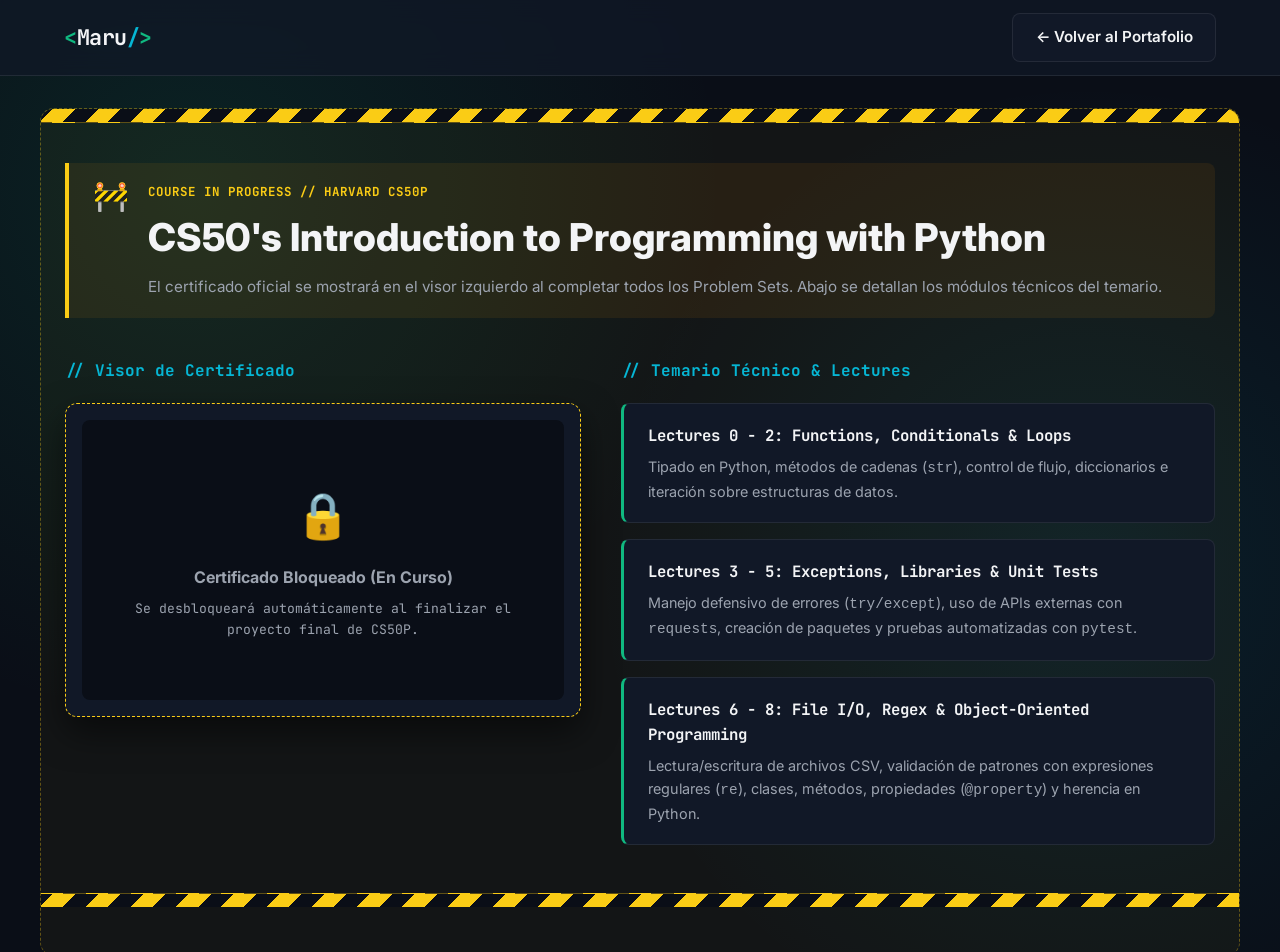
<file: courses/cs50ai.html>
<!DOCTYPE html>
<html lang="es">
<head>
    <meta charset="UTF-8">
    <meta name="viewport" content="width=device-width, initial-scale=1.0">
    <title>CS50P: En Construcción | Joao Daniel De Paiva</title>
    <link rel="preconnect" href="https://fonts.googleapis.com">
    <link rel="preconnect" href="https://fonts.gstatic.com" crossorigin>
    <link href="https://fonts.googleapis.com/css2?family=Inter:wght@400;600;800&family=JetBrains+Mono:wght@400;700&display=swap" rel="stylesheet">
    <link rel="stylesheet" href="../css/index.css">
</head>
<body>

    <header class="site-header">
        <nav class="navbar">
            <a href="../index.html" class="navbar__logo">
                <span class="logo__bracket">&lt;</span>Maru<span class="logo__slash">/</span><span class="logo__bracket">&gt;</span>
            </a>
            <a href="../index.html#proyectos" class="btn btn--secondary">← Volver al Portafolio</a>
        </nav>
    </header>

    <main class="section section--wip" style="margin-top: 2rem;">
        <div class="hazard-tape"></div>

        <div class="wip-banner">
            <span class="wip-banner__icon">🚧</span>
            <div class="wip-banner__content">
                <span class="wip-banner__tag">COURSE IN PROGRESS // HARVARD CS50P</span>
                <h1 class="section__title">CS50's Introduction to Programming with Python</h1>
                <p class="wip-banner__desc">
                    El certificado oficial se mostrará en el visor izquierdo al completar todos los Problem Sets. Abajo se detallan los módulos técnicos del temario.
                </p>
            </div>
        </div>

        <div class="course-grid">
            <div class="cert-showcase">
                <h2 class="course-subtitle">// Visor de Certificado</h2>
                <div class="cert-frame cert-frame--wip">
                    <div class="cert-frame__fallback" style="display: flex;">
                        <span class="cert-fallback__icon">🔒</span>
                        <p><strong>Certificado Bloqueado (En Curso)</strong></p>
                        <p class="cert-fallback__hint">Se desbloqueará automáticamente al finalizar el proyecto final de CS50P.</p>
                    </div>
                </div>
            </div>

            <div class="course-notes">
                <h2 class="course-subtitle">// Temario Técnico & Lectures</h2>
                <div class="lecture-list">
                    <article class="lecture-item">
                        <h3>Lectures 0 - 2: Functions, Conditionals & Loops</h3>
                        <p>Tipado en Python, métodos de cadenas (<code>str</code>), control de flujo, diccionarios e iteración sobre estructuras de datos.</p>
                    </article>
                    <article class="lecture-item">
                        <h3>Lectures 3 - 5: Exceptions, Libraries & Unit Tests</h3>
                        <p>Manejo defensivo de errores (<code>try/except</code>), uso de APIs externas con <code>requests</code>, creación de paquetes y pruebas automatizadas con <code>pytest</code>.</p>
                    </article>
                    <article class="lecture-item">
                        <h3>Lectures 6 - 8: File I/O, Regex & Object-Oriented Programming</h3>
                        <p>Lectura/escritura de archivos CSV, validación de patrones con expresiones regulares (<code>re</code>), clases, métodos, propiedades (<code>@property</code>) y herencia en Python.</p>
                    </article>
                </div>
            </div>
        </div>

        <div class="hazard-tape hazard-tape--bottom"></div>
    </main>

</body>
</html>
</file>
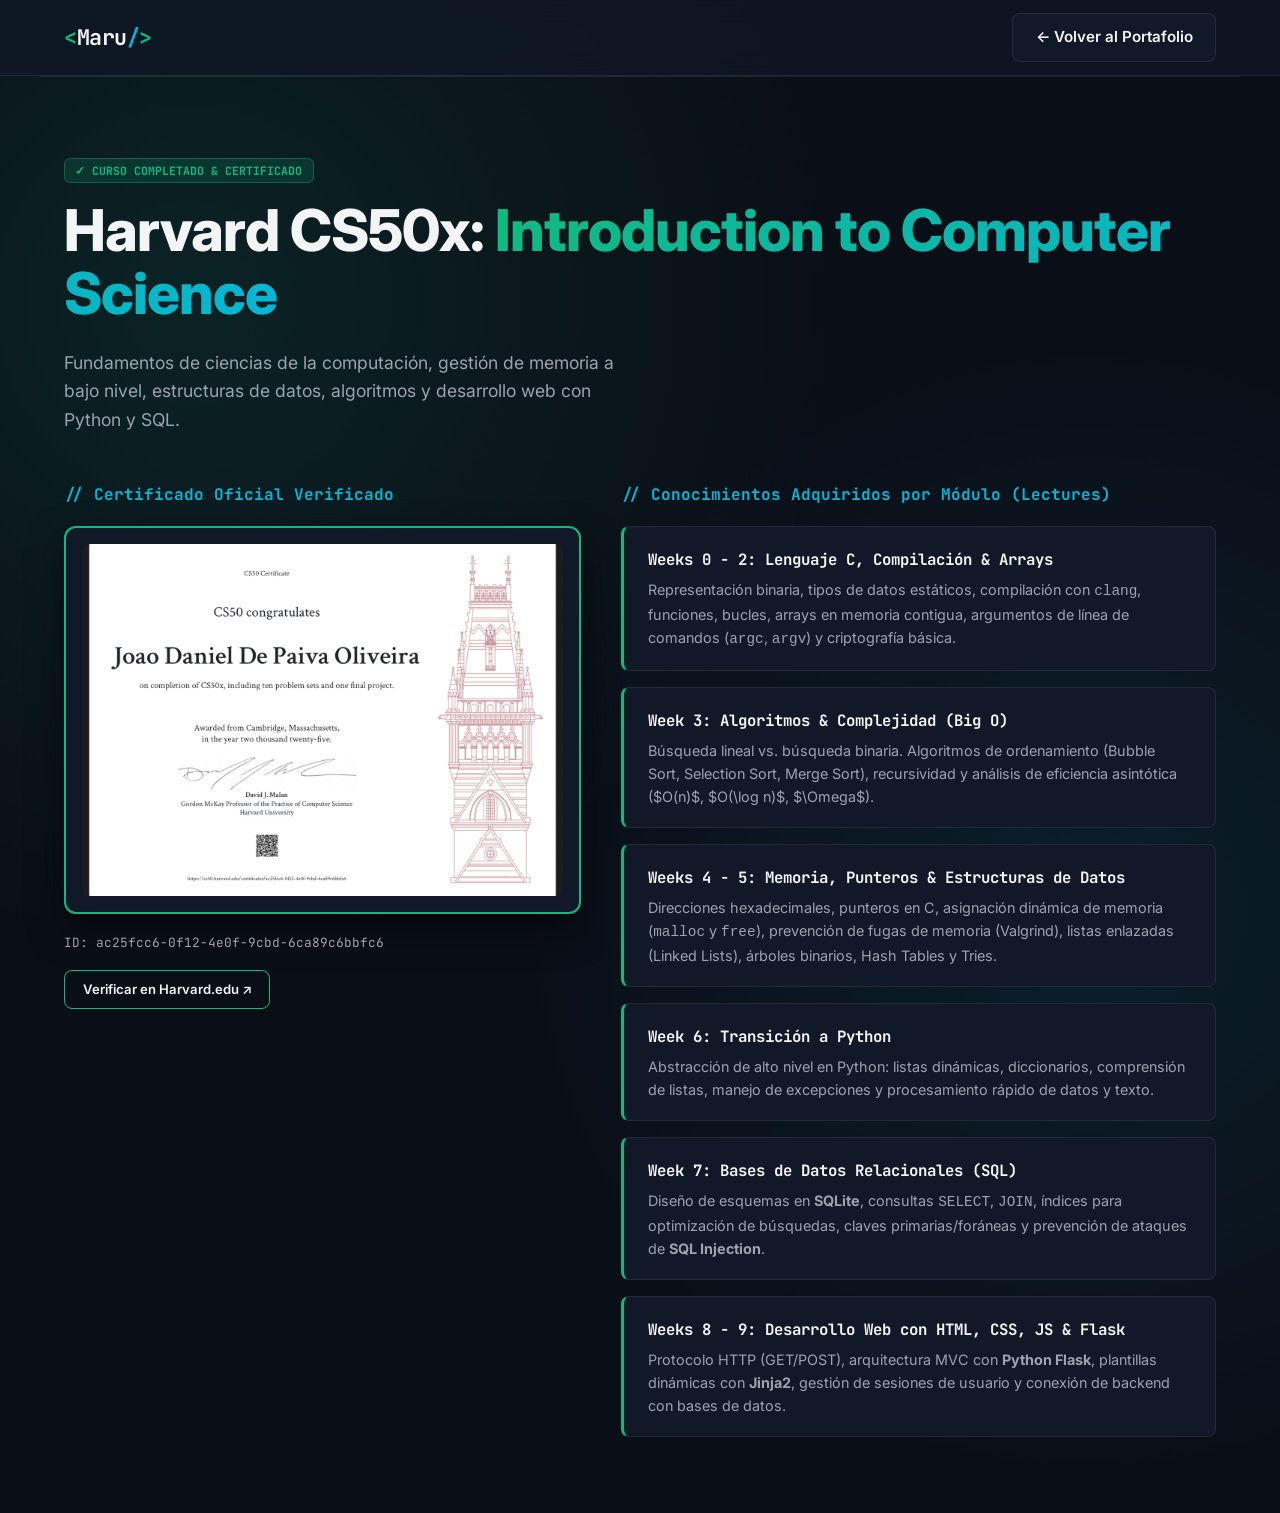
<file: courses/cs50x.html>
<!DOCTYPE html>
<html lang="es">
<head>
    <meta charset="UTF-8">
    <meta name="viewport" content="width=device-width, initial-scale=1.0">
    <title>CS50x: Certificado & Conocimientos | Joao Daniel De Paiva</title>

    <link rel="preconnect" href="https://fonts.googleapis.com">
    <link rel="preconnect" href="https://fonts.gstatic.com" crossorigin>
    <link href="https://fonts.googleapis.com/css2?family=Inter:wght@400;600;800&family=JetBrains+Mono:wght@400;700&display=swap" rel="stylesheet">

    <!-- Subimos un nivel (../) para usar la misma hoja de estilos global -->
    <link rel="stylesheet" href="../css/index.css">
</head>
<body>

    <!-- NAVBAR SIMPLIFICADA DE RETORNO -->
    <header class="site-header">
        <nav class="navbar">
            <a href="../index.html" class="navbar__logo">
                <span class="logo__bracket">&lt;</span>Maru<span class="logo__slash">/</span><span class="logo__bracket">&gt;</span>
            </a>
            <a href="../index.html#proyectos" class="btn btn--secondary">
                ← Volver al Portafolio
            </a>
        </nav>
    </header>

    <main class="section">
        <!-- CABECERA DEL CURSO -->
        <div class="course-header">
            <span class="cert-card__status cert-card__status--done">✓ Curso Completado & Certificado</span>
            <h1 class="hero__title" style="margin-top: 1rem;">
                Harvard CS50x: <span class="text-gradient">Introduction to Computer Science</span>
            </h1>
            <p class="hero__subtitle">
                Fundamentos de ciencias de la computación, gestión de memoria a bajo nivel, estructuras de datos, algoritmos y desarrollo web con Python y SQL.
            </p>
        </div>

        <!-- LAYOUT DE 2 COLUMNAS: CERTIFICADO + DESGLOSE DE LECTURES -->
        <div class="course-grid">

            <!-- COLUMNA IZQUIERDA: VISOR DEL CERTIFICADO EN LA PROPIA WEB -->
            <!-- COLUMNA IZQUIERDA: VISOR DEL CERTIFICADO EN LA PROPIA WEB -->
            <div class="cert-showcase">
                <h2 class="course-subtitle">// Certificado Oficial Verificado</h2>
                
                <div class="cert-frame">
                    <!-- Apunta exactamente a tu archivo CS50X.jpg dentro de assets/img/ -->
                    <img 
                        src="../assets/img/CS50X.jpeg" 
                        alt="Certificado Harvard CS50x de Joao Daniel De Paiva Oliveira" 
                        class="cert-frame__img"
                    >
                </div>

                <!-- Metadatos de verificación oficial extraídos de tu certificado -->
                <div style="margin-top: 1.2rem; display: flex; justify-content: space-between; align-items: center; flex-wrap: wrap; gap: 1rem;">
                    <span style="font-family: var(--font-mono); font-size: 0.8rem; color: var(--text-secondary);">
                        ID: ac25fcc6-0f12-4e0f-9cbd-6ca89c6bbfc6
                    </span>
                    <a 
                        href="https://cs50.harvard.edu/certificates/ac25fcc6-0f12-4e0f-9cbd-6ca89c6bbfc6" 
                        target="_blank" 
                        rel="noopener noreferrer" 
                        class="btn btn--outline"
                        style="font-size: 0.82rem;"
                    >
                        Verificar en Harvard.edu ↗
                    </a>
                </div>
            </div>

            <!-- COLUMNA DERECHA: QUÉ APRENDÍ EN CADA LECTURE (CHULETA TÉCNICA PARA RECLUTADORES) -->
            <div class="course-notes">
                <h2 class="course-subtitle">// Conocimientos Adquiridos por Módulo (Lectures)</h2>

                <div class="lecture-list">
                    <article class="lecture-item">
                        <h3>Weeks 0 - 2: Lenguaje C, Compilación & Arrays</h3>
                        <p>Representación binaria, tipos de datos estáticos, compilación con <code>clang</code>, funciones, bucles, arrays en memoria contigua, argumentos de línea de comandos (<code>argc</code>, <code>argv</code>) y criptografía básica.</p>
                    </article>

                    <article class="lecture-item">
                        <h3>Week 3: Algoritmos & Complejidad (Big O)</h3>
                        <p>Búsqueda lineal vs. búsqueda binaria. Algoritmos de ordenamiento (Bubble Sort, Selection Sort, Merge Sort), recursividad y análisis de eficiencia asintótica ($O(n)$, $O(\log n)$, $\Omega$).</p>
                    </article>

                    <article class="lecture-item">
                        <h3>Weeks 4 - 5: Memoria, Punteros & Estructuras de Datos</h3>
                        <p>Direcciones hexadecimales, punteros en C, asignación dinámica de memoria (<code>malloc</code> y <code>free</code>), prevención de fugas de memoria (Valgrind), listas enlazadas (Linked Lists), árboles binarios, Hash Tables y Tries.</p>
                    </article>

                    <article class="lecture-item">
                        <h3>Week 6: Transición a Python</h3>
                        <p>Abstracción de alto nivel en Python: listas dinámicas, diccionarios, comprensión de listas, manejo de excepciones y procesamiento rápido de datos y texto.</p>
                    </article>

                    <article class="lecture-item">
                        <h3>Week 7: Bases de Datos Relacionales (SQL)</h3>
                        <p>Diseño de esquemas en <strong>SQLite</strong>, consultas <code>SELECT</code>, <code>JOIN</code>, índices para optimización de búsquedas, claves primarias/foráneas y prevención de ataques de <strong>SQL Injection</strong>.</p>
                    </article>

                    <article class="lecture-item">
                        <h3>Weeks 8 - 9: Desarrollo Web con HTML, CSS, JS & Flask</h3>
                        <p>Protocolo HTTP (GET/POST), arquitectura MVC con <strong>Python Flask</strong>, plantillas dinámicas con <strong>Jinja2</strong>, gestión de sesiones de usuario y conexión de backend con bases de datos.</p>
                    </article>
                </div>
            </div>

        </div>
    </main>

</body>
</html>
</file>
<file: css/index.css>
/* 1. VARIABLES GLOBALES */

:root {
    /* Paleta de colores */
    --bg-main: #0a0e17;
    --bg-surface: #111827;
    --bg-glass: rgba(17, 24, 39, 0.75);
    
    --text-primary: #f3f4f6;
    --text-secondary: #9ca3af;
    
    --accent-primary: #10b981;     
    --accent-secondary: #06b6d4;   
    --accent-glow: rgba(16, 185, 129, 0.55);
    
    --status-online: #10b981;      
    --border-subtle: rgba(255, 255, 255, 0.08);

    /* Tipografías */
    --font-sans: 'Inter', -apple-system, BlinkMacSystemFont, sans-serif;
    --font-mono: 'JetBrains Mono', monospace;

    /* Layout y Animación */
    --max-width: 1200px;
    --nav-height: 76px;
    --transition-fast: 0.25s cubic-bezier(0.4, 0, 0.2, 1);
}

/* 2. CSS RESET & BASE */

*, *::before, *::after {
    box-sizing: border-box;
    margin: 0;
    padding: 0;
}

html {
    scroll-behavior: smooth;
}

body {
    background-color: var(--bg-main);
    /* Luces ambientales de fondo para romper el minimalismo plano */
    background-image: 
        radial-gradient(circle at 15% 20%, rgba(16, 185, 129, 0.12) 0%, transparent 40%),
        radial-gradient(circle at 85% 60%, rgba(6, 182, 212, 0.10) 0%, transparent 40%);
    color: var(--text-primary);
    font-family: var(--font-sans);
    line-height: 1.6;
    min-height: 100vh;
    overflow-x: hidden;
}

ul {
    list-style: none;
}

a {
    text-decoration: none;
    color: inherit;
}

/* 3. NAVBAR */

.site-header {
    position: sticky;
    top: 0;
    z-index: 100;
    height: var(--nav-height);
    background-color: var(--bg-glass);
    backdrop-filter: blur(12px);
    -webkit-backdrop-filter: blur(12px);
    border-bottom: 1px solid var(--border-subtle);
}

.navbar {
    max-width: var(--max-width);
    height: 100%;
    margin: 0 auto;
    padding: 0 1.5rem;
    display: flex;
    justify-content: space-between;
    align-items: center;
}

.navbar__logo {
    font-family: var(--font-mono);
    font-size: 1.35rem;
    font-weight: 700;
    letter-spacing: -0.5px;
    transition: transform var(--transition-fast);
}

.navbar__logo:hover {
    transform: scale(1.05);
}

.logo__bracket {
    color: var(--accent-primary);
}

.logo__slash {
    color: var(--accent-secondary);
}

.navbar__links {
    display: flex;
    gap: 2rem;
}

.nav-link {
    font-size: 0.95rem;
    font-weight: 600;
    color: var(--text-secondary);
    position: relative;
    padding: 0.4rem 0;
    transition: color var(--transition-fast);
}

.nav-link:hover {
    color: var(--text-primary);
}

/* Hover */
.nav-link::after {
    content: '';
    position: absolute;
    bottom: 0;
    left: 0;
    width: 0%;
    height: 2px;
    background: linear-gradient(90deg, var(--accent-primary), var(--accent-secondary));
    transition: width var(--transition-fast);
}

.nav-link:hover::after {
    width: 100%;
}

/* 4. BOTONES INTERACTIVOS */

.btn {
    display: inline-flex;
    align-items: center;
    justify-content: center;
    padding: 0.7rem 1.4rem;
    font-family: var(--font-sans);
    font-size: 0.95rem;
    font-weight: 600;
    border-radius: 8px;
    cursor: pointer;
    transition: all var(--transition-fast);
    border: 1px solid transparent;
}

.btn--primary {
    background: linear-gradient(135deg, var(--accent-primary), #4f46e5);
    color: #ffffff;
    box-shadow: 0 4px 15px var(--accent-glow);
}

.btn--primary:hover {
    transform: translateY(-2px);
    box-shadow: 0 8px 25px var(--accent-glow);
}

.btn--secondary {
    background-color: var(--bg-surface);
    color: var(--text-primary);
    border-color: var(--border-subtle);
}

.btn--secondary:hover {
    border-color: var(--accent-secondary);
    transform: translateY(-2px);
}

.btn--outline {
    background-color: transparent;
    color: var(--text-primary);
    border-color: var(--accent-primary);
    padding: 0.5rem 1.1rem;
}

.btn--outline:hover {
    background-color: var(--accent-primary);
    box-shadow: 0 0 15px var(--accent-glow);
}

/* 5. HERO SECTION */

.hero {
    max-width: var(--max-width);
    min-height: calc(100vh - var(--nav-height));
    margin: 0 auto;
    padding: 4rem 1.5rem;
    display: grid;
    grid-template-columns: 1.15fr 0.85fr;
    gap: 3.5rem;
    align-items: center;
}

.hero__badge {
    display: inline-flex;
    align-items: center;
    gap: 0.6rem;
    padding: 0.4rem 1rem;
    background-color: rgba(16, 185, 129, 0.1);
    border: 1px solid rgba(16, 185, 129, 0.3);
    border-radius: 999px;
    color: var(--status-online);
    font-family: var(--font-mono);
    font-size: 0.82rem;
    margin-bottom: 1.5rem;
}

.status-dot {
    width: 8px;
    height: 8px;
    background-color: var(--status-online);
    border-radius: 50%;
    box-shadow: 0 0 8px var(--status-online);
    animation: pulse 2s infinite;
}

@keyframes pulse {
    0%, 100% { opacity: 1; transform: scale(1); }
    50% { opacity: 0.4; transform: scale(1.2); }
}

.hero__title {
    font-size: clamp(2.4rem, 4.5vw, 3.8rem);
    font-weight: 800;
    line-height: 1.1;
    letter-spacing: -1px;
    margin-bottom: 1.5rem;
}

.text-gradient {
    background: linear-gradient(90deg, var(--accent-primary), var(--accent-secondary));
    -webkit-background-clip: text;
    background-clip: text;
    color: transparent;
}

.hero__subtitle {
    font-size: 1.1rem;
    color: var(--text-secondary);
    max-width: 560px;
    margin-bottom: 2.2rem;
}

.hero__subtitle strong {
    color: var(--text-primary);
}

.hero__cta-group {
    display: flex;
    gap: 1rem;
    flex-wrap: wrap;
}

/* 6. TARJETA VISUAL DE CÓDIGO ESTILO PYTHON */

.code-card {
    background-color: var(--bg-surface);
    border: 1px solid var(--border-subtle);
    border-radius: 12px;
    overflow: hidden;
    box-shadow: 0 20px 40px rgba(0, 0, 0, 0.5);
    transition: transform var(--transition-fast), border-color var(--transition-fast);
}

.code-card:hover {
    transform: translateY(-5px);
    border-color: rgba(99, 102, 241, 0.4);
    box-shadow: 0 20px 50px var(--accent-glow);
}

.code-card__header {
    background-color: rgba(0, 0, 0, 0.3);
    padding: 0.8rem 1.2rem;
    display: flex;
    align-items: center;
    gap: 0.5rem;
    border-bottom: 1px solid var(--border-subtle);
}

.dot {
    width: 12px;
    height: 12px;
    border-radius: 50%;
}

.dot--red { background-color: #ef4444; }
.dot--yellow { background-color: #f59e0b; }
.dot--green { background-color: #10b981; }

.code-card__filename {
    margin-left: auto;
    font-family: var(--font-mono);
    font-size: 0.8rem;
    color: var(--text-secondary);
}

.code-card__body {
    padding: 1.5rem;
    font-family: var(--font-mono);
    font-size: 0.88rem;
    line-height: 1.7;
    color: #e2e8f0;
    overflow-x: auto;
}

/* 7. RESPONSIVE DESIGN */

@media (max-width: 900px) {
    .hero {
        grid-template-columns: 1fr;
        text-align: center;
        padding-top: 2.5rem;
    }

    .hero__subtitle {
        margin-left: auto;
        margin-right: auto;
    }

    .hero__cta-group {
        justify-content: center;
    }

    .code-card__body {
        text-align: left;
    }

    .navbar__links {
        display: none;
    }
}

/* 8. GENERAL SECTIONS & ABOUT ME */
.section {
    max-width: var(--max-width);
    margin: 0 auto;
    padding: 5rem 1.5rem;
    border-top: 1px solid var(--border-subtle);
}

.section__header {
    margin-bottom: 3rem;
}

.section__tag {
    font-family: var(--font-mono);
    font-size: 0.85rem;
    color: var(--accent-secondary);
    display: block;
    margin-bottom: 0.5rem;
}

.section__title {
    font-size: clamp(1.8rem, 3vw, 2.4rem);
    font-weight: 800;
}

.about__grid {
    display: grid;
    grid-template-columns: 1fr 1fr;
    gap: 3rem;
    align-items: start;
}

.about__text p {
    color: var(--text-secondary);
    margin-bottom: 1.2rem;
    font-size: 1.05rem;
}

.about__text strong {
    color: var(--text-primary);
}

.roadmap-card {
    background-color: var(--bg-surface);
    border: 1px solid var(--border-subtle);
    border-radius: 12px;
    padding: 1.8rem;
}

.roadmap-card__title {
    font-family: var(--font-mono);
    font-size: 1rem;
    margin-bottom: 1.2rem;
    color: var(--accent-primary);
}

.timeline {
    display: flex;
    flex-direction: column;
    gap: 1.2rem;
}

.timeline__item {
    padding-left: 1rem;
    border-left: 2px solid var(--border-subtle);
    color: var(--text-secondary);
    font-size: 0.95rem;
}

.timeline__item--active {
    border-left-color: var(--status-online);
    color: var(--text-primary);
}

.timeline__step {
    display: block;
    font-family: var(--font-mono);
    font-size: 0.75rem;
    color: var(--accent-secondary);
    text-transform: uppercase;
}

/* 9. TECH STACK GRID & PROGRESS BARS */
.stack__grid {
    display: grid;
    grid-template-columns: repeat(auto-fit, minmax(240px, 1fr));
    gap: 1.5rem;
}

.skill-card {
    background-color: var(--bg-surface);
    border: 1px solid var(--border-subtle);
    border-radius: 12px;
    padding: 1.5rem;
    transition: transform var(--transition-fast), border-color var(--transition-fast);
}

.skill-card:hover {
    transform: translateY(-4px);
    border-color: var(--accent-primary);
}

.skill-card__top {
    display: flex;
    justify-content: space-between;
    align-items: center;
    margin-bottom: 0.8rem;
}

.skill-card__name {
    font-size: 1.2rem;
    font-family: var(--font-mono);
}

.skill-card__badge {
    font-family: var(--font-mono);
    font-size: 0.75rem;
    padding: 0.25rem 0.6rem;
    border-radius: 999px;
    background-color: rgba(99, 102, 241, 0.15);
    color: var(--accent-primary);
    border: 1px solid rgba(99, 102, 241, 0.3);
}

.skill-card__badge--basic {
    background-color: rgba(6, 182, 212, 0.15);
    color: var(--accent-secondary);
    border-color: rgba(6, 182, 212, 0.3);
}

.skill-card__desc {
    color: var(--text-secondary);
    font-size: 0.9rem;
    margin-bottom: 1.2rem;
}

.progress-bar {
    width: 100%;
    height: 6px;
    background-color: rgba(255, 255, 255, 0.06);
    border-radius: 999px;
    overflow: hidden;
}

.progress-bar__fill {
    height: 100%;
    background: linear-gradient(90deg, var(--accent-primary), var(--accent-secondary));
    border-radius: 999px;
}

/* 10. LAB PLACEHOLDER & FOOTER */
.badge-wip {
    font-family: var(--font-mono);
    font-size: 0.8rem;
    vertical-align: middle;
    padding: 0.2rem 0.6rem;
    background-color: rgba(245, 158, 11, 0.15);
    color: #f59e0b;
    border-radius: 6px;
}

.lab-placeholder {
    background-color: var(--bg-surface);
    border: 1px dashed var(--border-subtle);
    border-radius: 12px;
    padding: 3rem;
    text-align: center;
    color: var(--text-secondary);
    font-family: var(--font-mono);
}

.site-footer {
    border-top: 1px solid var(--border-subtle);
    padding: 2.5rem 1.5rem;
    margin-top: 4rem;
}

.footer__content {
    max-width: var(--max-width);
    margin: 0 auto;
    display: flex;
    justify-content: space-between;
    flex-wrap: wrap;
    gap: 1rem;
    color: var(--text-secondary);
    font-size: 0.9rem;
}

@media (max-width: 900px) {
    .about__grid {
        grid-template-columns: 1fr;
    }
}

/* 11. CODE LAB (TABS & ANALYZER)*/
.lab-tabs {
    display: flex;
    gap: 0.8rem;
    margin-bottom: 1.5rem;
    flex-wrap: wrap;
}

.lab-tab {
    background-color: var(--bg-surface);
    color: var(--text-secondary);
    border: 1px solid var(--border-subtle);
    padding: 0.75rem 1.3rem;
    border-radius: 8px;
    font-family: var(--font-mono);
    font-size: 0.85rem;
    cursor: pointer;
    transition: all var(--transition-fast);
}

.lab-tab:hover {
    color: var(--text-primary);
    border-color: var(--accent-primary);
}

.lab-tab--active {
    background-color: rgba(99, 102, 241, 0.15);
    color: var(--text-primary);
    border-color: var(--accent-primary);
    box-shadow: 0 0 15px var(--accent-glow);
}

.lab-container {
    background-color: var(--bg-surface);
    border: 1px solid var(--border-subtle);
    border-radius: 12px;
    padding: 2rem;
}

.lab-panel {
    display: none;
}

.lab-panel--active {
    display: block;
}

.analyzer__header h3 {
    margin-bottom: 0.3rem;
}

.analyzer__header p {
    color: var(--text-secondary);
    font-size: 0.95rem;
    margin-bottom: 1.2rem;
}

.analyzer__textarea {
    width: 100%;
    background-color: var(--bg-main);
    border: 1px solid var(--border-subtle);
    border-radius: 8px;
    padding: 1rem;
    color: var(--text-primary);
    font-family: var(--font-mono);
    font-size: 0.95rem;
    resize: vertical;
    margin-bottom: 1.2rem;
}

.analyzer__textarea:focus {
    outline: none;
    border-color: var(--accent-primary);
}

.analyzer__stats {
    display: grid;
    grid-template-columns: repeat(auto-fit, minmax(140px, 1fr));
    gap: 1rem;
    margin-bottom: 1.2rem;
}

.stat-box {
    background-color: var(--bg-main);
    border: 1px solid var(--border-subtle);
    border-radius: 8px;
    padding: 1rem;
    text-align: center;
}

.stat-box__label {
    display: block;
    font-family: var(--font-mono);
    font-size: 0.75rem;
    color: var(--text-secondary);
    text-transform: uppercase;
    margin-bottom: 0.3rem;
}

.stat-box__value {
    font-family: var(--font-mono);
    font-size: 1.6rem;
    font-weight: 700;
    color: var(--accent-secondary);
}

.lab-wip-text {
    font-family: var(--font-mono);
    color: var(--text-secondary);
    text-align: center;
    padding: 2rem 0;
}

/* 12. SECTION 04: CONSTRUCTION ZONE / WORK IN PROGRESS */
:root {
    --hazard-yellow: #facc15;      /* Amarillo obra / precaución */
    --hazard-amber: #f59e0b;       /* Ámbar industrial */
    --hazard-bg: rgba(250, 204, 21, 0.04);
    --hazard-border: rgba(250, 204, 21, 0.35);
}

.section--wip {
    background-color: var(--hazard-bg);
    border: 1px dashed var(--hazard-border);
    border-radius: 14px;
    padding: 0 1.5rem 3rem 1.5rem;
    margin-top: 3rem;
    position: relative;
    overflow: hidden;
}

/* Cinta de precaución amarilla y negra (45 grados) */
.hazard-tape {
    height: 14px;
    width: calc(100% + 3rem);
    margin-left: -1.5rem;
    margin-bottom: 2.5rem;
    background: repeating-linear-gradient(
        -45deg,
        var(--hazard-yellow),
        var(--hazard-yellow) 16px,
        #0a0e17 16px,
        #0a0e17 32px
    );
    border-bottom: 1px solid var(--hazard-border);
}

.hazard-tape--bottom {
    margin-top: 3rem;
    margin-bottom: 0;
    border-bottom: none;
    border-top: 1px solid var(--hazard-border);
}

/* Banner de aviso superior */
.wip-banner {
    display: flex;
    align-items: flex-start;
    gap: 1.2rem;
    background-color: rgba(245, 158, 11, 0.08);
    border-left: 4px solid var(--hazard-yellow);
    padding: 1.2rem 1.5rem;
    border-radius: 0 8px 8px 0;
    margin-bottom: 2.5rem;
}

.wip-banner__icon {
    font-size: 1.8rem;
    line-height: 1;
}

.wip-banner__tag {
    font-family: var(--font-mono);
    font-size: 0.78rem;
    font-weight: 700;
    color: var(--hazard-yellow);
    letter-spacing: 1px;
    display: block;
    margin-bottom: 0.3rem;
}

.wip-banner__desc {
    color: var(--text-secondary);
    font-size: 0.95rem;
    margin-top: 0.4rem;
}

/* Tarjetas estilo industrial / WIP */
.certs__grid {
    display: grid;
    grid-template-columns: repeat(3, 1fr);
    gap: 1.5rem;
}

@media (max-width: 900px) {
    .certs__grid {
        grid-template-columns: 1fr;
    }
}

.cert-card--wip {
    background-color: rgba(17, 24, 39, 0.9);
    border: 1px dashed var(--hazard-border);
    border-radius: 12px;
    padding: 1.8rem;
    display: flex;
    flex-direction: column;
    justify-content: space-between;
    transition: transform var(--transition-fast), border-color var(--transition-fast), box-shadow var(--transition-fast);
}

.cert-card--wip:hover {
    transform: translateY(-4px);
    border-style: solid;
    border-color: var(--hazard-yellow);
    box-shadow: 0 10px 25px rgba(250, 204, 21, 0.12);
}

.cert-card__header {
    display: flex;
    justify-content: space-between;
    align-items: center;
    gap: 0.5rem;
    margin-bottom: 1rem;
}

.cert-card__org {
    font-family: var(--font-mono);
    font-size: 0.8rem;
    color: var(--hazard-amber);
}

.cert-card__status--hazard {
    font-family: var(--font-mono);
    font-size: 0.72rem;
    font-weight: 700;
    padding: 0.25rem 0.65rem;
    border-radius: 6px;
    background-color: rgba(250, 204, 21, 0.15);
    color: var(--hazard-yellow);
    border: 1px solid var(--hazard-border);
    text-transform: uppercase;
}

.cert-card__title {
    font-size: 1.2rem;
    margin-bottom: 0.8rem;
    color: var(--text-primary);
}

.cert-card__desc {
    color: var(--text-secondary);
    font-size: 0.92rem;
    margin-bottom: 1.5rem;
}

.cert-card__tags {
    display: flex;
    gap: 0.5rem;
    flex-wrap: wrap;
}

.cert-card__tags li {
    font-family: var(--font-mono);
    font-size: 0.75rem;
    background-color: var(--bg-main);
    color: var(--hazard-yellow);
    padding: 0.25rem 0.6rem;
    border-radius: 6px;
    border: 1px solid rgba(250, 204, 21, 0.2);
}

/* INTERACTIVE CERT CARDS */
.cert-card {
    border-radius: 12px;
    padding: 1.8rem;
    display: flex;
    flex-direction: column;
    justify-content: space-between;
    cursor: pointer;
    transition: transform var(--transition-fast), border-color var(--transition-fast), box-shadow var(--transition-fast);
}

/* Tarjeta Completada (CS50x - Verde Esmeralda) */
.cert-card--done {
    background-color: rgba(16, 185, 129, 0.06);
    border: 1px solid rgba(16, 185, 129, 0.4);
}

.cert-card--done:hover {
    transform: translateY(-5px);
    border-color: var(--status-online);
    box-shadow: 0 12px 30px rgba(16, 185, 129, 0.18);
}

.cert-card--done .cert-card__org {
    color: var(--status-online);
}

.cert-card__status--done {
    font-family: var(--font-mono);
    font-size: 0.72rem;
    font-weight: 700;
    padding: 0.25rem 0.65rem;
    border-radius: 6px;
    background-color: rgba(16, 185, 129, 0.15);
    color: var(--status-online);
    border: 1px solid rgba(16, 185, 129, 0.35);
    text-transform: uppercase;
}

/* 13. PIE DE TARJETA CON ETIQUETAS E INDICADOR DE PESTAÑA NUEVA */
.cert-card__footer {
    display: flex;
    justify-content: space-between;
    align-items: center;
    gap: 0.8rem;
    margin-top: 1.5rem;
    padding-top: 1rem;
    border-top: 1px solid var(--border-subtle);
    flex-wrap: wrap;
}

.cert-card__link-icon {
    font-family: var(--font-mono);
    font-size: 0.78rem;
    font-weight: 700;
    color: var(--text-secondary);
    transition: color var(--transition-fast), transform var(--transition-fast);
}

.cert-card:hover .cert-card__link-icon {
    color: var(--hazard-yellow);
    transform: translate(3px, -3px);
}

.cert-card--done:hover .cert-card__link-icon {
    color: var(--status-online);
}

/* 14. DEDICATED COURSE & CERTIFICATE PAGES */
.course-header {
    margin-bottom: 3rem;
}

.course-grid {
    display: grid;
    grid-template-columns: 1fr 1.15fr;
    gap: 2.5rem;
    align-items: start;
}

.course-subtitle {
    font-family: var(--font-mono);
    font-size: 1rem;
    color: var(--accent-secondary);
    margin-bottom: 1.2rem;
}

.cert-frame {
    background-color: var(--bg-surface);
    border: 2px solid var(--status-online);
    border-radius: 12px;
    padding: 1rem;
    box-shadow: 0 15px 35px rgba(0, 0, 0, 0.5);
}

.cert-frame--wip {
    border: 1px dashed var(--hazard-yellow);
}

.cert-frame__img {
    width: 100%;
    height: auto;
    border-radius: 8px;
    display: block;
}

.cert-frame__fallback {
    display: none;
    flex-direction: column;
    align-items: center;
    justify-content: center;
    text-align: center;
    min-height: 280px;
    padding: 2rem;
    background-color: var(--bg-main);
    border-radius: 8px;
    color: var(--text-secondary);
}

.cert-fallback__icon {
    font-size: 2.8rem;
    margin-bottom: 0.8rem;
}

.cert-fallback__hint {
    font-family: var(--font-mono);
    font-size: 0.82rem;
    margin-top: 0.5rem;
}

.lecture-list {
    display: flex;
    flex-direction: column;
    gap: 1rem;
}

.lecture-item {
    background-color: var(--bg-surface);
    border: 1px solid var(--border-subtle);
    border-left: 3px solid var(--accent-primary);
    border-radius: 8px;
    padding: 1.2rem 1.5rem;
}

.lecture-item h3 {
    font-family: var(--font-mono);
    font-size: 0.98rem;
    color: var(--text-primary);
    margin-bottom: 0.4rem;
}

.lecture-item p {
    color: var(--text-secondary);
    font-size: 0.9rem;
}

@media (max-width: 900px) {
    .course-grid {
        grid-template-columns: 1fr;
    }
}

/* 13. PYSCRIPT LAZY LOADER & LOG PARSER UI */
.py-header-top {
    display: flex;
    justify-content: space-between;
    align-items: center;
    flex-wrap: wrap;
    gap: 1rem;
    margin-bottom: 0.4rem;
}

.engine-badge {
    font-family: var(--font-mono);
    font-size: 0.75rem;
    padding: 0.3rem 0.75rem;
    border-radius: 999px;
    border: 1px solid var(--border-subtle);
}

.engine-badge--idle { color: var(--text-secondary); }
.engine-badge--loading { color: #f59e0b; border-color: #f59e0b; }
.engine-badge--ready { color: var(--status-online); border-color: var(--status-online); }
.engine-badge--error { color: #ef4444; border-color: #ef4444; }

.py-loader {
    display: flex;
    align-items: center;
    gap: 1rem;
    padding: 2rem;
    background-color: var(--bg-main);
    border: 1px dashed var(--border-subtle);
    border-radius: 8px;
    font-family: var(--font-mono);
    font-size: 0.88rem;
    color: var(--text-secondary);
}

.spinner {
    width: 22px;
    height: 22px;
    border: 3px solid rgba(99, 102, 241, 0.2);
    border-top-color: var(--accent-primary);
    border-radius: 50%;
    animation: spin 0.8s linear infinite;
}

@keyframes spin {
    to { transform: rotate(360deg); }
}

.py-workspace--hidden {
    display: none;
}

.py-output {
    margin-top: 1.5rem;
    background-color: var(--bg-main);
    border: 1px solid var(--border-subtle);
    border-radius: 8px;
    max-height: 320px;
}

@keyframes cursorBlink {
  0%, 49% { opacity: 1; }
  50%, 100% { opacity: 0; }
}

.terminal-cursor {
  display: inline-block;
  width: 0.45em;
  height: 0.85em;
  margin-left: 0.1em;
  margin-right: 0.1em;
  background-color: #26d4ec; /* Color del cursor */
  vertical-align: -0.05em;
  animation: cursorBlink 1s steps(1) infinite;
}
</file>
